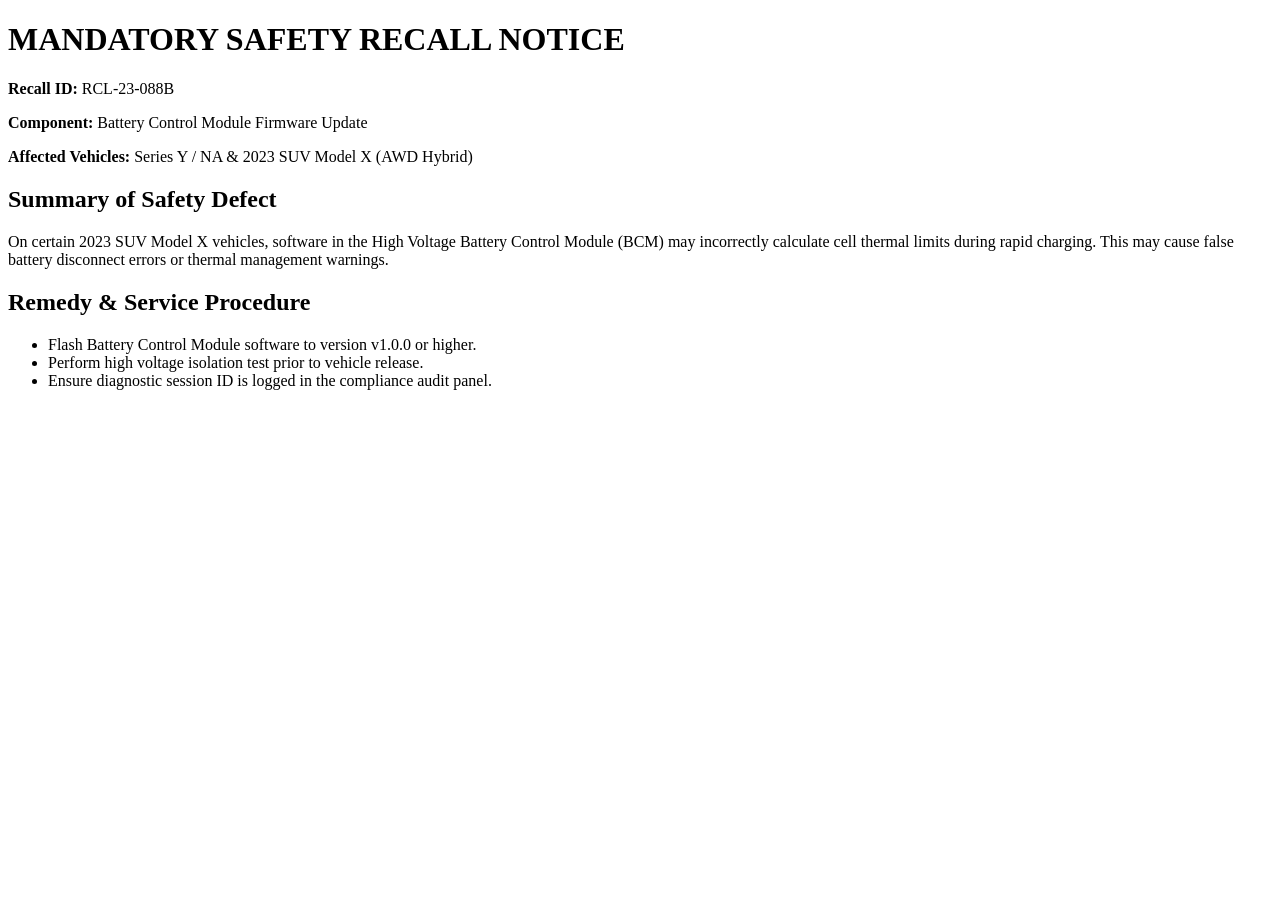
<file: data/recall_report.html>
<!DOCTYPE html>
<html>
<head>
    <title>SAFETY RECALL NOTICE - RCL-23-088B</title>
</head>
<body>
    <h1>MANDATORY SAFETY RECALL NOTICE</h1>
    <p><strong>Recall ID:</strong> RCL-23-088B</p>
    <p><strong>Component:</strong> Battery Control Module Firmware Update</p>
    <p><strong>Affected Vehicles:</strong> Series Y / NA & 2023 SUV Model X (AWD Hybrid)</p>

    <div class="content">
        <h2>Summary of Safety Defect</h2>
        <p>On certain 2023 SUV Model X vehicles, software in the High Voltage Battery Control Module (BCM) may incorrectly calculate cell thermal limits during rapid charging. This may cause false battery disconnect errors or thermal management warnings.</p>

        <h2>Remedy & Service Procedure</h2>
        <ul>
            <li>Flash Battery Control Module software to version v1.0.0 or higher.</li>
            <li>Perform high voltage isolation test prior to vehicle release.</li>
            <li>Ensure diagnostic session ID is logged in the compliance audit panel.</li>
        </ul>
    </div>
</body>
</html>
</file>
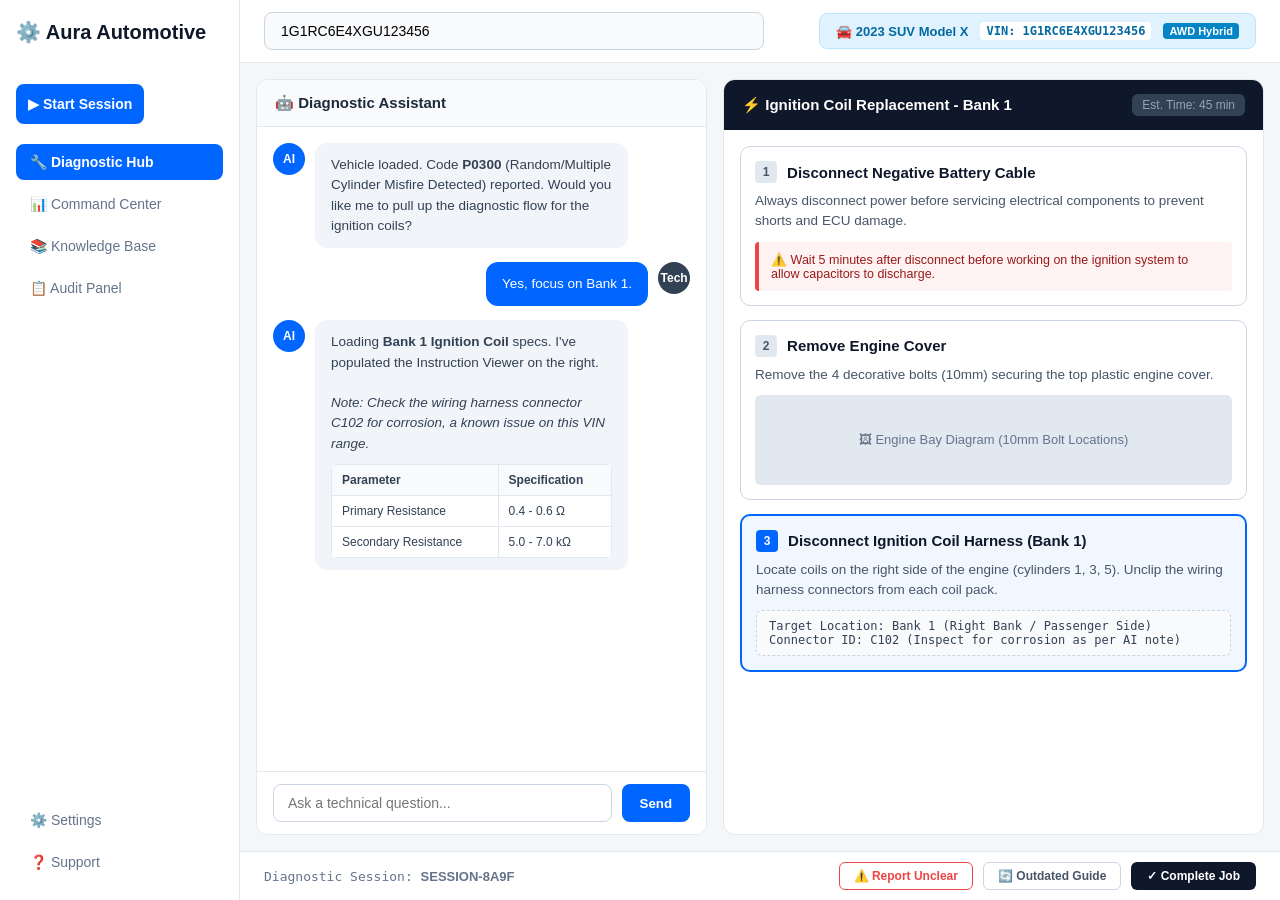
<file: outputs/user_page_mockup.html>
<!DOCTYPE html>
<html lang="en">
<head>
    <meta charset="UTF-8">
    <meta name="viewport" content="width=device-width, initial-scale=1.0">
    <title>Aura Automotive - Diagnostic Hub (User Page)</title>
    <style>
        * { box-sizing: border-box; margin: 0; padding: 0; font-family: -apple-system, BlinkMacSystemFont, "Segoe UI", Roboto, Helvetica, Arial, sans-serif; }
        body { display: flex; height: 100vh; background-color: #f4f6f8; color: #1e293b; }
        
        /* Sidebar */
        .sidebar { width: 240px; background: #ffffff; border-right: 1px solid #e2e8f0; display: flex; flex-direction: column; justify-content: space-between; padding: 20px 16px; }
        .brand { font-size: 20px; font-weight: 700; color: #0f172a; display: flex; align-items: center; gap: 8px; margin-bottom: 24px; }
        .nav-group { display: flex; flex-direction: column; gap: 6px; }
        .nav-item { padding: 10px 14px; border-radius: 8px; font-size: 14px; font-weight: 500; color: #64748b; cursor: pointer; text-decoration: none; display: flex; align-items: center; gap: 10px; }
        .nav-item.active { background: #0066ff; color: #ffffff; font-weight: 600; }
        .btn-start-session { margin-top: 16px; background: #0066ff; color: white; border: none; padding: 12px; border-radius: 8px; font-size: 14px; font-weight: 600; cursor: pointer; text-align: center; }
        
        /* Main Container */
        .main-content { flex: 1; display: flex; flex-direction: column; }
        
        /* Top Header / VIN Search Bar */
        .top-header { background: #ffffff; border-bottom: 1px solid #e2e8f0; padding: 12px 24px; display: flex; align-items: center; gap: 16px; justify-content: space-between; }
        .search-box { flex: 1; max-width: 500px; position: relative; }
        .search-input { width: 100%; padding: 10px 16px; border: 1px solid #cbd5e1; border-radius: 8px; font-size: 14px; background: #f8fafc; }
        .vehicle-badge { background: #e0f2fe; border: 1px solid #bae6fd; color: #0369a1; padding: 8px 16px; border-radius: 8px; font-size: 13px; font-weight: 600; display: flex; align-items: center; gap: 12px; }
        .vin-tag { background: #ffffff; padding: 2px 6px; border-radius: 4px; font-family: monospace; font-size: 12px; }
        
        /* Split Content Area */
        .workspace { flex: 1; display: flex; overflow: hidden; padding: 16px; gap: 16px; }
        
        /* Left Panel: Chat Assistant */
        .chat-panel { flex: 1; background: #ffffff; border-radius: 12px; border: 1px solid #e2e8f0; display: flex; flex-direction: column; overflow: hidden; }
        .panel-header { padding: 14px 18px; border-bottom: 1px solid #e2e8f0; font-weight: 700; font-size: 15px; display: flex; align-items: center; gap: 8px; background: #f8fafc; }
        .chat-history { flex: 1; padding: 16px; overflow-y: auto; display: flex; flex-direction: column; gap: 14px; }
        .msg { display: flex; gap: 10px; max-width: 85%; }
        .msg.bot { align-self: flex-start; }
        .msg.user { align-self: flex-end; flex-direction: row-reverse; }
        .avatar { width: 32px; height: 32px; border-radius: 50%; background: #0066ff; color: white; display: flex; align-items: center; justify-content: center; font-size: 12px; font-weight: bold; flex-shrink: 0; }
        .avatar.user-av { background: #334155; }
        .bubble { background: #f1f5f9; padding: 12px 16px; border-radius: 12px; font-size: 13.5px; line-height: 1.5; color: #334155; }
        .msg.user .bubble { background: #0066ff; color: white; }
        .specs-table { width: 100%; border-collapse: collapse; margin-top: 10px; font-size: 12px; background: white; border-radius: 6px; overflow: hidden; }
        .specs-table th, .specs-table td { border: 1px solid #e2e8f0; padding: 6px 10px; text-align: left; }
        .specs-table th { background: #f8fafc; font-weight: 600; }
        
        .chat-input-area { padding: 12px 16px; border-top: 1px solid #e2e8f0; display: flex; gap: 10px; background: #ffffff; }
        .chat-input { flex: 1; padding: 10px 14px; border: 1px solid #cbd5e1; border-radius: 8px; font-size: 14px; }
        .btn-send { background: #0066ff; color: white; border: none; padding: 0 18px; border-radius: 8px; font-weight: 600; cursor: pointer; }
        
        /* Right Panel: Step-by-Step Instruction Viewer */
        .viewer-panel { flex: 1.2; background: #ffffff; border-radius: 12px; border: 1px solid #e2e8f0; display: flex; flex-direction: column; overflow: hidden; }
        .viewer-header { padding: 14px 18px; background: #0f172a; color: white; font-weight: 700; font-size: 15px; display: flex; justify-content: space-between; align-items: center; }
        .est-badge { background: #334155; color: #94a3b8; font-size: 12px; padding: 4px 10px; border-radius: 6px; font-weight: 500; }
        
        .steps-container { flex: 1; padding: 16px; overflow-y: auto; display: flex; flex-direction: column; gap: 14px; }
        .step-card { border: 1px solid #cbd5e1; border-radius: 10px; padding: 14px; background: #ffffff; position: relative; }
        .step-card.active { border: 2px solid #0066ff; background: #f0f7ff; }
        .step-header { display: flex; align-items: center; gap: 10px; font-weight: 700; font-size: 15px; color: #0f172a; margin-bottom: 8px; }
        .step-num { width: 22px; height: 22px; border-radius: 4px; background: #e2e8f0; display: flex; align-items: center; justify-content: center; font-size: 12px; color: #475569; }
        .step-card.active .step-num { background: #0066ff; color: white; }
        .step-desc { font-size: 13.5px; color: #475569; line-height: 1.5; margin-bottom: 10px; }
        
        .alert-warning { background: #fef2f2; border-left: 4px solid #ef4444; padding: 10px 12px; font-size: 12.5px; color: #991b1b; border-radius: 4px; font-weight: 500; }
        .code-box { background: #f8fafc; border: 1px dashed #cbd5e1; padding: 8px 12px; font-family: monospace; font-size: 12px; border-radius: 6px; color: #334155; margin-top: 8px; }
        
        /* Bottom Action Bar */
        .bottom-bar { background: #ffffff; border-top: 1px solid #e2e8f0; padding: 10px 24px; display: flex; justify-content: space-between; align-items: center; font-size: 13px; }
        .session-info { color: #64748b; font-family: monospace; }
        .action-btns { display: flex; gap: 10px; }
        .btn-outline { border: 1px solid #ef4444; color: #ef4444; background: white; padding: 6px 14px; border-radius: 6px; font-weight: 600; font-size: 12px; cursor: pointer; }
        .btn-secondary { border: 1px solid #cbd5e1; color: #475569; background: white; padding: 6px 14px; border-radius: 6px; font-weight: 600; font-size: 12px; cursor: pointer; }
        .btn-complete { background: #0f172a; color: white; border: none; padding: 6px 16px; border-radius: 6px; font-weight: 600; font-size: 12px; cursor: pointer; }
    </style>
</head>
<body>

    <!-- Sidebar Navigation -->
    <div class="sidebar">
        <div>
            <div class="brand">⚙️ Aura Automotive</div>
            <button class="btn-start-session">▶ Start Session</button>
            <div class="nav-group" style="margin-top: 20px;">
                <a class="nav-item active">🔧 Diagnostic Hub</a>
                <a class="nav-item">📊 Command Center</a>
                <a class="nav-item">📚 Knowledge Base</a>
                <a class="nav-item">📋 Audit Panel</a>
            </div>
        </div>
        <div class="nav-group">
            <a class="nav-item">⚙️ Settings</a>
            <a class="nav-item">❓ Support</a>
        </div>
    </div>

    <!-- Main Workspace -->
    <div class="main-content">
        
        <!-- Top VIN Header -->
        <div class="top-header">
            <div class="search-box">
                <input type="text" class="search-input" value="1G1RC6E4XGU123456" placeholder="Enter VIN or Model (e.g., JTMX...)">
            </div>
            <div class="vehicle-badge">
                🚘 2023 SUV Model X
                <span class="vin-tag">VIN: 1G1RC6E4XGU123456</span>
                <span style="font-size: 11px; background: #0284c7; color: white; padding: 2px 6px; border-radius: 4px;">AWD Hybrid</span>
            </div>
        </div>

        <!-- Split Workspace Panel -->
        <div class="workspace">
            
            <!-- Left Panel: AI Assistant Chat -->
            <div class="chat-panel">
                <div class="panel-header">🤖 Diagnostic Assistant</div>
                <div class="chat-history">
                    
                    <div class="msg bot">
                        <div class="avatar">AI</div>
                        <div class="bubble">
                            Vehicle loaded. Code <strong>P0300</strong> (Random/Multiple Cylinder Misfire Detected) reported. Would you like me to pull up the diagnostic flow for the ignition coils?
                        </div>
                    </div>

                    <div class="msg user">
                        <div class="avatar user-av">Tech</div>
                        <div class="bubble">Yes, focus on Bank 1.</div>
                    </div>

                    <div class="msg bot">
                        <div class="avatar">AI</div>
                        <div class="bubble">
                            Loading <strong>Bank 1 Ignition Coil</strong> specs. I've populated the Instruction Viewer on the right. <br><br>
                            <em>Note: Check the wiring harness connector C102 for corrosion, a known issue on this VIN range.</em>
                            <table class="specs-table">
                                <thead>
                                    <tr><th>Parameter</th><th>Specification</th></tr>
                                </thead>
                                <tbody>
                                    <tr><td>Primary Resistance</td><td>0.4 - 0.6 Ω</td></tr>
                                    <tr><td>Secondary Resistance</td><td>5.0 - 7.0 kΩ</td></tr>
                                </tbody>
                            </table>
                        </div>
                    </div>

                </div>

                <div class="chat-input-area">
                    <input type="text" class="chat-input" placeholder="Ask a technical question...">
                    <button class="btn-send">Send</button>
                </div>
            </div>

            <!-- Right Panel: Step-by-Step Repair Instruction Viewer -->
            <div class="viewer-panel">
                <div class="viewer-header">
                    <span>⚡ Ignition Coil Replacement - Bank 1</span>
                    <span class="est-badge">Est. Time: 45 min</span>
                </div>
                
                <div class="steps-container">
                    
                    <!-- Step 1 -->
                    <div class="step-card">
                        <div class="step-header">
                            <span class="step-num">1</span>
                            <span>Disconnect Negative Battery Cable</span>
                        </div>
                        <div class="step-desc">
                            Always disconnect power before servicing electrical components to prevent shorts and ECU damage.
                        </div>
                        <div class="alert-warning">
                            ⚠️ Wait 5 minutes after disconnect before working on the ignition system to allow capacitors to discharge.
                        </div>
                    </div>

                    <!-- Step 2 -->
                    <div class="step-card">
                        <div class="step-header">
                            <span class="step-num">2</span>
                            <span>Remove Engine Cover</span>
                        </div>
                        <div class="step-desc">
                            Remove the 4 decorative bolts (10mm) securing the top plastic engine cover.
                        </div>
                        <div style="background: #e2e8f0; height: 90px; border-radius: 6px; display: flex; align-items: center; justify-content: center; color: #64748b; font-size: 13px;">
                            🖼 Engine Bay Diagram (10mm Bolt Locations)
                        </div>
                    </div>

                    <!-- Step 3 (Active Step) -->
                    <div class="step-card active">
                        <div class="step-header">
                            <span class="step-num">3</span>
                            <span>Disconnect Ignition Coil Harness (Bank 1)</span>
                        </div>
                        <div class="step-desc">
                            Locate coils on the right side of the engine (cylinders 1, 3, 5). Unclip the wiring harness connectors from each coil pack.
                        </div>
                        <div class="code-box">
                            Target Location: Bank 1 (Right Bank / Passenger Side)<br>
                            Connector ID: C102 (Inspect for corrosion as per AI note)
                        </div>
                    </div>

                </div>
            </div>

        </div>

        <!-- Bottom Action Bar -->
        <div class="bottom-bar">
            <div class="session-info">Diagnostic Session: <strong>SESSION-8A9F</strong></div>
            <div class="action-btns">
                <button class="btn-outline">⚠️ Report Unclear</button>
                <button class="btn-secondary">🔄 Outdated Guide</button>
                <button class="btn-complete">✓ Complete Job</button>
            </div>
        </div>

    </div>

</body>
</html>
</file>
